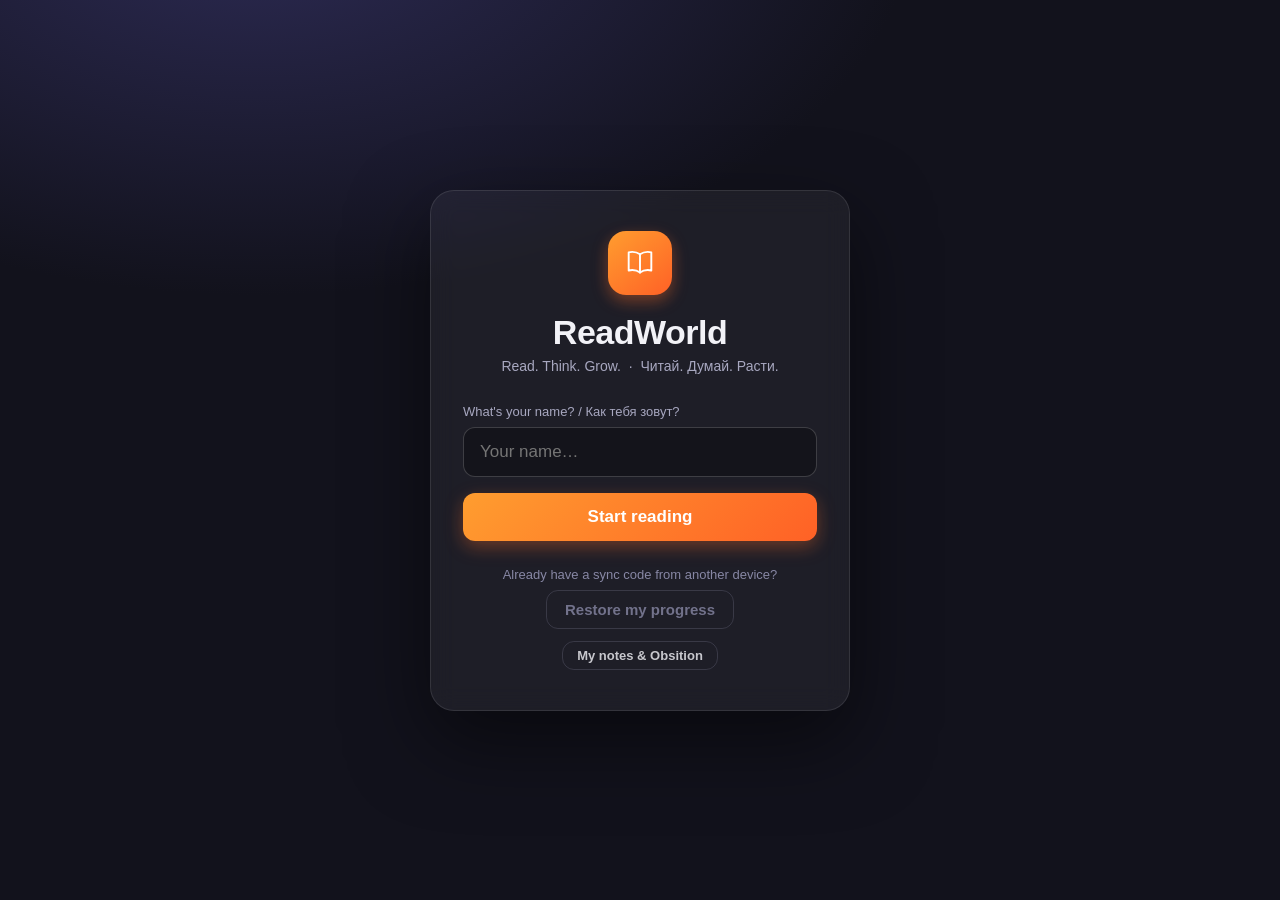
<file: docs/index.html>
<!DOCTYPE html>
<html lang="en">
<head>
<meta charset="UTF-8">
<meta name="viewport" content="width=device-width, initial-scale=1.0, viewport-fit=cover">
<meta name="theme-color" content="#14141f">
<title>ReadWorld — Read. Think. Grow.</title>
<meta name="description" content="A reading platform for young readers with built-in comprehension questions. English & Russian, Years 4–9.">

<!-- App icons -->
<link rel="icon" type="image/svg+xml" href="favicon.svg">
<link rel="icon" type="image/png" sizes="32x32" href="favicon-32.png">
<link rel="apple-touch-icon" href="apple-touch-icon.png">
<link rel="manifest" href="manifest.webmanifest">

<!-- Add to Home Screen (iOS + Android) -->
<meta name="apple-mobile-web-app-capable" content="yes">
<meta name="mobile-web-app-capable" content="yes">
<meta name="apple-mobile-web-app-status-bar-style" content="black-translucent">
<meta name="apple-mobile-web-app-title" content="ReadWorld">
<meta name="application-name" content="ReadWorld">

<!-- Share preview (Open Graph + Twitter) -->
<meta property="og:type" content="website">
<meta property="og:site_name" content="ReadWorld">
<meta property="og:title" content="ReadWorld — Read. Think. Grow.">
<meta property="og:description" content="A reading platform with comprehension questions. English & Russian, Years 4–9.">
<meta property="og:url" content="https://erdanthecoder.github.io/world/">
<meta property="og:image" content="https://erdanthecoder.github.io/world/og-image.png">
<meta property="og:image:width" content="1200">
<meta property="og:image:height" content="630">
<meta name="twitter:card" content="summary_large_image">
<meta name="twitter:title" content="ReadWorld — Read. Think. Grow.">
<meta name="twitter:description" content="A reading platform with comprehension questions. English & Russian, Years 4–9.">
<meta name="twitter:image" content="https://erdanthecoder.github.io/world/og-image.png">

<link rel="stylesheet" href="css/app.css?v=20260721c">
</head>
<body>

<!-- ===================== WELCOME / PROFILE ===================== -->
<div id="welcome-screen" class="screen hidden">
  <div class="welcome-card">
    <div class="brand-mark brand-mark-lg" aria-hidden="true">
      <svg viewBox="0 0 48 48" fill="none" stroke="currentColor" stroke-width="2.4" stroke-linecap="round" stroke-linejoin="round">
        <path d="M24 13c-2.7-1.9-6.2-3-9.7-3-1.8 0-3.4.2-4.6.6v22.9c1.2-.4 2.8-.6 4.6-.6 3.5 0 7 1.1 9.7 3"/>
        <path d="M24 13c2.7-1.9 6.2-3 9.7-3 1.8 0 3.4.2 4.6.6v22.9c-1.2-.4-2.8-.6-4.6-.6-3.5 0-7 1.1-9.7 3"/>
        <path d="M24 13v22.9"/>
      </svg>
    </div>
    <h1>ReadWorld</h1>
    <p class="welcome-tag">Read. Think. Grow. &nbsp;·&nbsp; Читай. Думай. Расти.</p>
    <label class="field-label" for="profile-name">What's your name? / Как тебя зовут?</label>
    <input id="profile-name" type="text" maxlength="24" placeholder="Your name…" autocomplete="off">
    <button id="btn-start" class="btn btn-primary btn-lg">Start reading</button>
    <div class="welcome-sync">
      <span>Already have a sync code from another device?</span>
      <button id="btn-restore" class="btn btn-ghost">Restore my progress</button>
    </div>
    <div class="welcome-notes">
      <button id="btn-welcome-notes" class="btn btn-ghost btn-sm">My notes &amp; Obsition</button>
    </div>
  </div>
</div>

<!-- ===================== LIBRARY ===================== -->
<div id="library-screen" class="screen hidden">
  <header class="lib-header">
    <div class="lib-header-inner">
      <div class="lib-brand">
        <span class="brand-mark" aria-hidden="true">
          <svg viewBox="0 0 48 48" fill="none" stroke="currentColor" stroke-width="2.6" stroke-linecap="round" stroke-linejoin="round">
            <path d="M24 13c-2.7-1.9-6.2-3-9.7-3-1.8 0-3.4.2-4.6.6v22.9c1.2-.4 2.8-.6 4.6-.6 3.5 0 7 1.1 9.7 3"/>
            <path d="M24 13c2.7-1.9 6.2-3 9.7-3 1.8 0 3.4.2 4.6.6v22.9c-1.2-.4-2.8-.6-4.6-.6-3.5 0-7 1.1-9.7 3"/>
            <path d="M24 13v22.9"/>
          </svg>
        </span>
        <div>
          <div class="lib-title">ReadWorld</div>
          <div class="lib-sub" id="lib-greeting">Hello!</div>
        </div>
      </div>
      <div class="lib-actions">
        <button id="btn-stats" class="icon-btn" title="My progress" aria-label="My progress">
          <svg viewBox="0 0 24 24" fill="none" stroke="currentColor" stroke-width="1.8" stroke-linecap="round" stroke-linejoin="round"><circle cx="12" cy="9" r="6"/><path d="M8.4 14.3 7 22l5-2.8L17 22l-1.4-7.7"/></svg>
        </button>
        <button id="btn-sync" class="icon-btn" title="Sync across devices" aria-label="Sync across devices">
          <svg viewBox="0 0 24 24" fill="none" stroke="currentColor" stroke-width="1.8" stroke-linecap="round" stroke-linejoin="round"><path d="M20 11a8 8 0 0 0-14.3-4.6L3 9"/><path d="M4 13a8 8 0 0 0 14.3 4.6L21 15"/><path d="M3 4v5h5"/><path d="M21 20v-5h-5"/></svg>
        </button>
        <button id="btn-profile" class="icon-btn" title="Profile" aria-label="Profile">
          <svg viewBox="0 0 24 24" fill="none" stroke="currentColor" stroke-width="1.8" stroke-linecap="round" stroke-linejoin="round"><circle cx="12" cy="8" r="4"/><path d="M5 21v-1a7 7 0 0 1 14 0v1"/></svg>
        </button>
      </div>
    </div>
    <div class="lib-search-row">
      <span class="search-ic" aria-hidden="true">
        <svg viewBox="0 0 24 24" fill="none" stroke="currentColor" stroke-width="1.8" stroke-linecap="round" stroke-linejoin="round"><circle cx="11" cy="11" r="7"/><path d="m21 21-4.3-4.3"/></svg>
      </span>
      <input id="lib-search" type="search" placeholder="Search books… / Поиск книг…">
    </div>
    <nav class="lib-filters" id="lib-filters">
      <button class="chip active" data-filter="all">All books</button>
      <button class="chip" data-filter="continue">Continue</button>
      <button class="chip" data-filter="en">English</button>
      <button class="chip" data-filter="ru">Русский</button>
      <button class="chip" data-filter="science">Science</button>
      <button class="chip" data-filter="maths">Maths</button>
      <button class="chip" data-filter="fiction">Stories</button>
    </nav>
    <nav class="lib-filters lib-years" id="lib-years">
      <button class="chip yr active" data-year="all">All years</button>
      <button class="chip yr" data-year="4">Year 4</button>
      <button class="chip yr" data-year="5">Year 5</button>
      <button class="chip yr" data-year="6">Year 6</button>
      <button class="chip yr" data-year="7">Year 7</button>
      <button class="chip yr" data-year="8">Year 8</button>
      <button class="chip yr" data-year="9">Year 9</button>
    </nav>
  </header>
  <main id="lib-shelves" class="lib-shelves"></main>
  <footer class="lib-footer">ReadWorld · A family reading project · Classic texts presented as adapted graded-reader editions</footer>
</div>

<!-- ===================== BOOK DETAILS ===================== -->
<div id="detail-screen" class="screen hidden">
  <div class="detail-wrap">
    <button class="btn btn-ghost detail-back" id="btn-detail-back">
      <svg viewBox="0 0 24 24" fill="none" stroke="currentColor" stroke-width="1.9" stroke-linecap="round" stroke-linejoin="round"><path d="M15 5l-7 7 7 7"/></svg>
      Library
    </button>
    <div class="detail-card" id="detail-card"></div>
  </div>
</div>

<!-- ===================== READER ===================== -->
<div id="reader-screen" class="screen hidden">
  <header class="reader-top" id="reader-top">
    <button class="icon-btn" id="btn-reader-back" title="Back to library" aria-label="Back to library">
      <svg viewBox="0 0 24 24" fill="none" stroke="currentColor" stroke-width="1.9" stroke-linecap="round" stroke-linejoin="round"><path d="M15 5l-7 7 7 7"/></svg>
    </button>
    <div class="reader-book-title" id="reader-book-title"></div>
    <div class="reader-top-actions">
      <button class="icon-btn" id="btn-notes" title="Notes & highlights" aria-label="Notes and highlights">
        <svg viewBox="0 0 24 24" fill="none" stroke="currentColor" stroke-width="1.8" stroke-linecap="round" stroke-linejoin="round"><path d="M12 20h9"/><path d="M16.5 3.5a2.1 2.1 0 0 1 3 3L7 19l-4 1 1-4Z"/></svg>
        <span class="note-count hidden" id="note-count">0</span>
      </button>
      <button class="icon-btn" id="btn-toc" title="Contents" aria-label="Contents">
        <svg viewBox="0 0 24 24" fill="none" stroke="currentColor" stroke-width="1.9" stroke-linecap="round" stroke-linejoin="round"><path d="M4 7h16M4 12h16M4 17h16"/></svg>
      </button>
      <button class="icon-btn" id="btn-settings" title="Display settings" aria-label="Display settings"><span class="aa-glyph">Aa</span></button>
    </div>
  </header>

  <div class="reader-stage" id="reader-stage">
    <div class="reader-viewport" id="reader-viewport">
      <div class="reader-content" id="reader-content"></div>
    </div>
    <div class="sel-toolbar hidden" id="sel-toolbar">
      <button data-sel="highlight"><svg viewBox="0 0 24 24" fill="none" stroke="currentColor" stroke-width="1.9" stroke-linecap="round" stroke-linejoin="round"><path d="M4 20h16"/><path d="m6 16 8-8 4 4-8 8H6Z"/><path d="m12 6 3-3 4 4-3 3"/></svg>Highlight</button>
      <button data-sel="note"><svg viewBox="0 0 24 24" fill="none" stroke="currentColor" stroke-width="1.9" stroke-linecap="round" stroke-linejoin="round"><path d="M12 20h9"/><path d="M16.5 3.5a2.1 2.1 0 0 1 3 3L7 19l-4 1 1-4Z"/></svg>Add note</button>
    </div>
  </div>

  <footer class="reader-bottom" id="reader-bottom">
    <div class="reader-progressbar"><div class="reader-progress-fill" id="reader-progress-fill"></div></div>
    <div class="reader-meta">
      <span id="reader-chapter-label"></span>
      <span id="reader-page-label"></span>
      <span id="reader-percent-label"></span>
    </div>
  </footer>

  <!-- TOC drawer -->
  <div class="drawer-backdrop hidden" id="toc-backdrop"></div>
  <aside class="toc-drawer hidden" id="toc-drawer">
    <div class="toc-head">Contents · Оглавление</div>
    <div id="toc-list"></div>
  </aside>

  <!-- Notes drawer -->
  <div class="drawer-backdrop hidden" id="notes-backdrop"></div>
  <aside class="notes-drawer hidden" id="notes-drawer">
    <div class="toc-head">Notes &amp; highlights
      <span class="nd-actions">
        <button class="obs-link obs-link-alt" id="btn-allnotes" title="All my notes">All notes</button>
        <button class="obs-link" id="btn-obsition" title="Also save notes into copilot">Obsition</button>
      </span>
    </div>
    <div class="book-note" id="book-note">
      <label class="bn-label" id="bn-label">My note on this book</label>
      <textarea id="bn-text" rows="5" placeholder="Write your thoughts about this book…"></textarea>
      <div class="bn-foot">
        <span class="bn-status" id="bn-status"></span>
        <button class="btn btn-primary btn-sm" id="bn-save">Save</button>
      </div>
    </div>
    <div class="bn-shared hidden" id="bn-shared"></div>
    <div class="notes-sub" id="notes-sub">Highlights</div>
    <div id="notes-list"></div>
  </aside>

  <!-- Display settings popover -->
  <div class="settings-pop hidden" id="settings-pop">
    <div class="set-row">
      <span class="set-label">Font size</span>
      <div class="set-controls">
        <button class="set-btn" data-act="font-">A−</button>
        <button class="set-btn" data-act="font+">A+</button>
      </div>
    </div>
    <div class="set-row">
      <span class="set-label">Line spacing</span>
      <div class="set-controls">
        <button class="set-btn" data-act="line-">−</button>
        <button class="set-btn" data-act="line+">+</button>
      </div>
    </div>
    <div class="set-row">
      <span class="set-label">Font</span>
      <div class="set-controls">
        <button class="set-btn" data-act="serif">Serif</button>
        <button class="set-btn" data-act="sans">Sans</button>
      </div>
    </div>
    <div class="set-row">
      <span class="set-label">Theme</span>
      <div class="set-controls">
        <button class="theme-dot theme-light" data-act="th-light" title="Light" aria-label="Light theme"></button>
        <button class="theme-dot theme-sepia" data-act="th-sepia" title="Sepia" aria-label="Sepia theme"></button>
        <button class="theme-dot theme-dark" data-act="th-dark" title="Dark" aria-label="Dark theme"></button>
      </div>
    </div>
  </div>
</div>

<!-- ===================== QUIZ ===================== -->
<div id="quiz-overlay" class="overlay hidden">
  <div class="quiz-card" id="quiz-card"></div>
</div>

<!-- ===================== GENERIC MODAL ===================== -->
<div id="modal-overlay" class="overlay hidden">
  <div class="modal-card" id="modal-card"></div>
</div>

<div id="toast" class="toast hidden"></div>

<script src="js/data/en_science.js?v=20260721c"></script>
<script src="js/data/en_maths.js?v=20260721c"></script>
<script src="js/data/en_fiction.js?v=20260721c"></script>
<script src="js/data/en_classics_full.js?v=20260721c"></script>
<script src="js/data/ru_fiction.js?v=20260721c"></script>
<script src="js/data/ru_classics_full.js?v=20260721c"></script>
<script src="js/data/ru_edu.js?v=20260721c"></script>
<script src="js/app.js?v=20260721c"></script>
</body>
</html>
</file>
<file: docs/css/app.css>
/* ============================================================
   ReadWorld — Kindle-style reading platform
   ============================================================ */
* { margin: 0; padding: 0; box-sizing: border-box; }
html, body { height: 100%; }
body {
  font-family: -apple-system, BlinkMacSystemFont, "Segoe UI", Roboto, "Helvetica Neue", Arial, sans-serif;
  background: #12121c;
  color: #1c1c28;
  -webkit-font-smoothing: antialiased;
  overflow-x: hidden;
}
button { font-family: inherit; cursor: pointer; }
input { font-family: inherit; }
.hidden { display: none !important; }

.screen { min-height: 100vh; }

/* ---------- Buttons ---------- */
.btn {
  border: none; border-radius: 12px; padding: 10px 18px;
  font-size: 15px; font-weight: 600; transition: transform .12s, box-shadow .12s, background .12s;
}
.btn:active { transform: scale(.97); }
.btn-primary {
  background: linear-gradient(135deg, #ff9d2f, #ff6126);
  color: #fff; box-shadow: 0 6px 18px rgba(255, 110, 40, .35);
}
.btn-primary:hover { box-shadow: 0 8px 24px rgba(255,110,40,.5); }
.btn-lg { padding: 14px 28px; font-size: 17px; width: 100%; }
.btn-ghost {
  background: transparent; color: inherit; opacity: .8;
  border: 1px solid rgba(128,128,150,.35);
}
.btn-ghost:hover { opacity: 1; background: rgba(128,128,150,.12); }
.btn-icon { display: inline-flex; align-items: center; gap: 8px; }
.btn-icon .ic-play { display: inline-flex; width: 15px; height: 15px; }
.btn-icon .ic-play svg { width: 100%; height: 100%; }
.btn .ic-play svg { display: block; }
.detail-back { display: inline-flex; align-items: center; gap: 6px; }
.detail-back svg { width: 17px; height: 17px; }
.icon-btn {
  background: rgba(255,255,255,.08); border: 1px solid rgba(255,255,255,.1);
  color: inherit; width: 40px; height: 40px; border-radius: 12px;
  display: inline-flex; align-items: center; justify-content: center;
  transition: background .12s, border-color .12s;
}
.icon-btn:hover { background: rgba(255,255,255,.16); }
.icon-btn svg { width: 20px; height: 20px; }
.icon-btn .aa-glyph { font-size: 16px; font-weight: 700; letter-spacing: .5px; }

/* Brand mark */
.brand-mark {
  width: 42px; height: 42px; flex: 0 0 auto; border-radius: 12px;
  display: inline-flex; align-items: center; justify-content: center;
  background: linear-gradient(140deg, #ff9d2f, #ff6126); color: #fff;
  box-shadow: 0 6px 16px rgba(255,110,40,.4);
}
.brand-mark svg { width: 26px; height: 26px; }
.brand-mark-lg { width: 64px; height: 64px; border-radius: 18px; margin: 0 auto 18px; }
.brand-mark-lg svg { width: 38px; height: 38px; }

/* ============================================================
   WELCOME
   ============================================================ */
#welcome-screen {
  display: flex; align-items: center; justify-content: center;
  background: radial-gradient(1200px 700px at 20% -10%, #2d2b55 0%, #12121c 55%), #12121c;
  padding: 24px;
}
.welcome-card {
  width: 100%; max-width: 420px; text-align: center;
  background: rgba(255,255,255,.05); border: 1px solid rgba(255,255,255,.1);
  border-radius: 24px; padding: 40px 32px; color: #f2f2f7;
  backdrop-filter: blur(12px);
  box-shadow: 0 30px 80px rgba(0,0,0,.5);
}
.welcome-card h1 { font-size: 34px; letter-spacing: -.5px; margin-bottom: 6px; }
.welcome-tag { color: #a8a8c0; font-size: 14px; margin-bottom: 30px; }
.field-label { display: block; text-align: left; font-size: 13px; color: #a8a8c0; margin-bottom: 8px; }
#profile-name {
  width: 100%; padding: 14px 16px; border-radius: 12px; font-size: 17px;
  border: 1px solid rgba(255,255,255,.18); background: rgba(0,0,0,.3); color: #fff;
  margin-bottom: 16px; outline: none;
}
#profile-name:focus { border-color: #ff9d2f; }
.welcome-sync { margin-top: 26px; font-size: 13px; color: #8888a5; display: flex; flex-direction: column; gap: 8px; align-items: center; }

/* ============================================================
   LIBRARY
   ============================================================ */
#library-screen {
  background:
    radial-gradient(1100px 520px at 80% -8%, rgba(255,122,47,.16), transparent 60%),
    radial-gradient(900px 500px at 8% -6%, rgba(90,80,200,.20), transparent 55%),
    linear-gradient(180deg, #1a1a2e 0%, #101019 520px);
  color: #f2f2f7; padding-bottom: 48px; min-height: 100vh;
}
.lib-header { padding: 18px 20px 6px; max-width: 1100px; margin: 0 auto; }
.lib-header-inner { display: flex; align-items: center; justify-content: space-between; margin-bottom: 16px; }
.lib-brand { display: flex; align-items: center; gap: 12px; }
.lib-title { font-size: 22px; font-weight: 800; letter-spacing: -.4px; }
.lib-sub { font-size: 13px; color: #a0a0bd; }
.lib-actions { display: flex; gap: 8px; }
.lib-search-row { position: relative; margin-bottom: 14px; }
.search-ic { position: absolute; left: 15px; top: 50%; transform: translateY(-50%); color: #8686a2; display: inline-flex; pointer-events: none; }
.search-ic svg { width: 18px; height: 18px; }
#lib-search {
  width: 100%; padding: 12px 18px 12px 42px; border-radius: 14px; font-size: 15px;
  border: 1px solid rgba(255,255,255,.12); background: rgba(255,255,255,.07); color: #fff; outline: none;
}
#lib-search:focus { border-color: rgba(255,140,70,.6); background: rgba(255,255,255,.1); }
#lib-search::placeholder { color: #8686a2; }
.lib-filters { display: flex; gap: 8px; overflow-x: auto; padding-bottom: 8px; scrollbar-width: none; }
.lib-filters::-webkit-scrollbar { display: none; }
.chip {
  flex: 0 0 auto; padding: 8px 15px; border-radius: 999px; font-size: 13.5px; font-weight: 600;
  background: rgba(255,255,255,.08); color: #c9c9dd; border: 1px solid rgba(255,255,255,.1);
  transition: all .12s;
}
.chip:hover { background: rgba(255,255,255,.14); }
.chip.active { background: #ff7a2f; color: #fff; border-color: #ff7a2f; }
.chip.yr { padding: 6px 12px; font-size: 12.5px; }

.lib-shelves { max-width: 1100px; margin: 0 auto; padding: 10px 20px; }
.shelf { margin-bottom: 36px; animation: shelfRise .5s cubic-bezier(.2,.7,.3,1) both; }
@keyframes shelfRise { from { opacity: 0; transform: translateY(16px); } to { opacity: 1; transform: none; } }
@media (prefers-reduced-motion: reduce) { .shelf { animation: none; } }
.shelf-title { font-size: 17px; font-weight: 700; margin-bottom: 15px; display: flex; align-items: center; gap: 9px; color: #ececf5; letter-spacing: -.2px; }
.shelf-accent { width: 4px; height: 17px; border-radius: 3px; background: linear-gradient(180deg,#ff9d2f,#ff6126); flex: 0 0 auto; }
.shelf-count { font-size: 12px; color: #8686a2; font-weight: 500; }
.shelf-grid {
  display: grid; grid-template-columns: repeat(auto-fill, minmax(150px, 1fr)); gap: 20px;
}
.book-card {
  background: transparent; border: none; text-align: left; color: inherit;
  display: flex; flex-direction: column; gap: 9px; padding: 0;
  transition: transform .18s cubic-bezier(.2,.7,.3,1);
}
.book-card:hover { transform: translateY(-6px); }
.book-cover {
  aspect-ratio: 2 / 3; border-radius: 4px 13px 13px 4px; position: relative; overflow: hidden;
  background: linear-gradient(155deg, var(--c1), var(--c2));
  box-shadow: 0 14px 30px rgba(0,0,0,.5), inset 3px 0 7px rgba(255,255,255,.16), inset -2px 0 8px rgba(0,0,0,.32);
  color: #fff; transition: box-shadow .18s;
}
.book-card:hover .book-cover { box-shadow: 0 22px 42px rgba(0,0,0,.6), 0 0 0 1px rgba(255,255,255,.08), inset 3px 0 7px rgba(255,255,255,.18), inset -2px 0 8px rgba(0,0,0,.32); }
/* photographic (real cover-art) covers */
.cover-photo { background: #12131a; }
.cover-photo-img { position: absolute; inset: 0; width: 100%; height: 100%; object-fit: cover; display: block; }
/* woven-cloth texture + top sheen give the covers depth */
.cover-texture {
  position: absolute; inset: 0; pointer-events: none; opacity: .5;
  background-image:
    repeating-linear-gradient(135deg, rgba(255,255,255,.05) 0 1px, transparent 1px 4px),
    repeating-linear-gradient(45deg, rgba(0,0,0,.05) 0 1px, transparent 1px 4px);
  mix-blend-mode: overlay;
}
.cover-sheen {
  position: absolute; inset: 0; pointer-events: none;
  background: radial-gradient(120% 60% at 15% 0%, rgba(255,255,255,.28), transparent 55%);
}
/* spine shadow line */
.cover-spine { position: absolute; left: 8px; top: 0; bottom: 0; width: 1px; background: rgba(0,0,0,.32); box-shadow: 1px 0 0 rgba(255,255,255,.08); z-index: 1; }
/* large faint watermark initial */
.cover-watermark {
  position: absolute; right: -6px; bottom: -22px; font-family: Georgia, "Times New Roman", serif;
  font-size: 130px; line-height: 1; font-weight: 700; color: rgba(255,255,255,.08);
  pointer-events: none; user-select: none;
}
.cover-body {
  position: absolute; inset: 0; padding: 16px 15px 14px 20px;
  display: flex; flex-direction: column;
}
.cover-kicker {
  font-size: 8.5px; font-weight: 700; letter-spacing: 1.3px; text-transform: uppercase;
  color: rgba(255,255,255,.82);
}
.cover-heading {
  margin-top: auto; margin-bottom: auto; display: flex; flex-direction: column; align-items: flex-start;
}
.cover-rule { width: 26px; height: 2px; background: rgba(255,255,255,.6); margin: 9px 0; }
.cover-title {
  font-family: Georgia, "Times New Roman", "Noto Serif", serif; font-weight: 700;
  font-size: 15px; line-height: 1.22; color: #fff; text-shadow: 0 1px 3px rgba(0,0,0,.3);
  letter-spacing: .1px; overflow-wrap: anywhere; hyphens: auto;
}
.cover-author { font-size: 10px; letter-spacing: .3px; color: rgba(255,255,255,.85); margin-top: 6px; text-transform: uppercase; }
.cover-imprint {
  font-size: 8px; font-weight: 700; letter-spacing: 2px; text-transform: uppercase;
  color: rgba(255,255,255,.55); text-align: left;
}

/* ---- cover style: BOLD (giant title, big watermark) ---- */
.cover-body.bold { justify-content: space-between; }
.cover-watermark.big { top: -34px; right: -12px; bottom: auto; font-size: 190px; color: rgba(255,255,255,.1); }
.cover-boldwrap { margin-top: auto; }
.cs-bold .cover-title { font-size: 19px; line-height: 1.1; letter-spacing: -.3px; }
.cs-bold .cover-author { margin-top: 8px; }

/* ---- cover style: BAND (Penguin-like centre label) ---- */
.cs-band .cover-band { position: absolute; inset: 0; display: flex; flex-direction: column; }
.cover-band-top { flex: 1; display: flex; align-items: flex-start; padding: 14px 16px; }
.cover-band-bot { flex: 1; display: flex; align-items: flex-end; padding: 14px 16px; }
.cover-band-mid {
  background: #f3ecdd; color: #2a2620; padding: 14px 16px;
  box-shadow: 0 8px 18px rgba(0,0,0,.28), 0 -1px 0 rgba(0,0,0,.15);
}
.cover-band-mid .cover-title { color: #2a2620; text-shadow: none; }
.cover-band-mid .cover-author { color: #7a6f5c; }

/* ---- cover style: FRAMED (inner hairline frame, centred) ---- */
.cover-frame { position: absolute; inset: 11px; border: 1.5px solid rgba(255,255,255,.5); border-radius: 4px; pointer-events: none; z-index: 2; }
.cover-body.framed { text-align: center; align-items: center; justify-content: center; padding: 26px 16px; }
.cover-body.framed .cover-kicker { position: absolute; top: 22px; left: 0; right: 0; }
.cover-body.framed .cover-imprint { position: absolute; bottom: 22px; left: 0; right: 0; text-align: center; }
.cover-body.framed .cover-heading { align-items: center; margin: 0; }
.cover-orn { width: 6px; height: 6px; border: 1.4px solid rgba(255,255,255,.75); transform: rotate(45deg); margin: 9px auto; display: block; }

.book-meta-line { display: flex; align-items: center; justify-content: space-between; gap: 6px; }
.book-name { font-size: 13px; font-weight: 600; color: #e8e8f2; line-height: 1.3; }
.book-progress-txt { font-size: 11.5px; color: #9a9ab5; display: flex; align-items: center; gap: 7px; flex-wrap: wrap; }
.len-chip { font-size: 10px; font-weight: 700; letter-spacing: .3px; padding: 2px 7px; border-radius: 999px; text-transform: uppercase; }
.len-quick { background: rgba(70,150,255,.16); color: #7db0ff; }
.len-short { background: rgba(60,190,120,.16); color: #5fd694; }
.len-long { background: rgba(255,120,60,.18); color: #ff9d5a; }
.tag-len { background: rgba(255,120,60,.16) !important; color: #ff9d5a !important; }
.shelf-sub { font-size: 12px; font-weight: 500; color: #7f7f9a; font-style: italic; }
.dch-count { font-size: 12px; font-weight: 600; color: #8686a2; margin-left: 4px; }
.book-bar { height: 4px; border-radius: 4px; background: rgba(255,255,255,.12); overflow: hidden; }
.book-bar-fill { height: 100%; border-radius: 4px; background: linear-gradient(90deg,#ff9d2f,#ff6126); }
.lib-empty { text-align: center; color: #8686a2; padding: 60px 20px; font-size: 15px; }
.lib-footer { text-align: center; color: #6a6a85; font-size: 12px; padding: 20px; max-width: 1100px; margin: 0 auto; }

/* ---------- Home hero + stats ---------- */
.home-head { margin-bottom: 30px; animation: shelfRise .5s cubic-bezier(.2,.7,.3,1) both; }
.home-hero {
  position: relative; display: flex; gap: 26px; align-items: center;
  padding: 24px; border-radius: 24px; margin-bottom: 18px; overflow: hidden;
  background: linear-gradient(120deg, rgba(255,255,255,.09), rgba(255,255,255,.03));
  border: 1px solid rgba(255,255,255,.12);
  box-shadow: 0 24px 60px rgba(0,0,0,.4);
}
.home-hero::before {
  content: ""; position: absolute; right: -80px; top: -80px; width: 320px; height: 320px;
  background: radial-gradient(circle, rgba(255,122,47,.35), transparent 66%); pointer-events: none;
}
.hero-cover { width: 128px; flex: 0 0 auto; position: relative; z-index: 1; }
.hero-cover .book-cover { width: 128px; box-shadow: 0 18px 40px rgba(0,0,0,.55); }
.hero-body { flex: 1; min-width: 0; position: relative; z-index: 1; }
.hero-eyebrow { font-size: 11.5px; font-weight: 800; letter-spacing: 2px; text-transform: uppercase; color: #ff9d5a; margin-bottom: 8px; }
.hero-title { font-family: Georgia, "Times New Roman", serif; font-size: 26px; line-height: 1.15; letter-spacing: -.4px; margin-bottom: 4px; text-wrap: balance; }
.hero-author { font-size: 13.5px; color: #b3b3cc; margin-bottom: 16px; }
.hero-progress { margin-bottom: 16px; max-width: 420px; }
.hero-bar { height: 6px; border-radius: 6px; background: rgba(255,255,255,.14); overflow: hidden; margin-bottom: 7px; }
.hero-bar-fill { height: 100%; border-radius: 6px; background: linear-gradient(90deg,#ff9d2f,#ff6126); box-shadow: 0 0 14px rgba(255,110,40,.6); }
.hero-meta { font-size: 12.5px; color: #9a9ab5; font-variant-numeric: tabular-nums; }
.hero-resume { box-shadow: 0 10px 26px rgba(255,110,40,.45); }

.stats-row { display: grid; grid-template-columns: repeat(4, 1fr); gap: 12px; }
.stat-pill {
  display: flex; align-items: center; gap: 12px; padding: 14px 16px; border-radius: 16px;
  background: rgba(255,255,255,.05); border: 1px solid rgba(255,255,255,.09);
}
.stat-ic { width: 38px; height: 38px; border-radius: 11px; flex: 0 0 auto; display: inline-flex; align-items: center; justify-content: center; }
.stat-ic svg { width: 20px; height: 20px; }
.sp-streak .stat-ic { background: rgba(255,120,60,.18); color: #ff8a44; }
.sp-level .stat-ic { background: rgba(150,110,255,.18); color: #b090ff; }
.sp-books .stat-ic { background: rgba(60,190,120,.16); color: #57d98e; }
.sp-acc .stat-ic { background: rgba(70,150,255,.16); color: #66a5ff; }
.stat-txt { display: flex; flex-direction: column; line-height: 1.15; min-width: 0; }
.stat-val { font-size: 20px; font-weight: 800; letter-spacing: -.4px; font-variant-numeric: tabular-nums; }
.stat-lbl { font-size: 11.5px; color: #9a9ab5; margin-top: 1px; white-space: nowrap; }

/* ============================================================
   DETAIL
   ============================================================ */
#detail-screen { background: linear-gradient(180deg,#1a1a2e,#12121c 400px); color: #f2f2f7; }
.detail-wrap { max-width: 760px; margin: 0 auto; padding: 20px; }
.detail-back { margin-bottom: 16px; color: #c9c9dd; }
.detail-card {
  background: rgba(255,255,255,.05); border: 1px solid rgba(255,255,255,.1);
  border-radius: 22px; padding: 30px; display: flex; gap: 28px; flex-wrap: wrap;
}
.detail-cover { width: 170px; flex: 0 0 auto; }
.detail-cover .book-cover { width: 170px; }
.detail-info { flex: 1; min-width: 240px; }
.detail-info h2 { font-size: 26px; letter-spacing: -.4px; margin-bottom: 4px; font-family: Georgia, serif; }
.detail-author { color: #a0a0bd; font-size: 14px; margin-bottom: 14px; }
.detail-tags { display: flex; gap: 8px; flex-wrap: wrap; margin-bottom: 16px; }
.tag { font-size: 12px; font-weight: 600; padding: 4px 10px; border-radius: 999px; background: rgba(255,255,255,.1); color: #d8d8e8; }
.detail-desc { font-size: 14.5px; line-height: 1.65; color: #c5c5da; margin-bottom: 22px; }
.detail-actions { display: flex; gap: 12px; flex-wrap: wrap; }
.detail-chapters { width: 100%; margin-top: 26px; border-top: 1px solid rgba(255,255,255,.1); padding-top: 18px; }
.detail-chapters h3 { font-size: 15px; margin-bottom: 12px; color: #ececf5; }
.dchap {
  display: flex; align-items: center; gap: 12px;
  padding: 11px 14px; border-radius: 12px; background: rgba(255,255,255,.05);
  margin-bottom: 8px; font-size: 14px; width: 100%; border: 1px solid transparent; color: #e2e2ef; text-align: left;
  transition: border-color .15s ease, background .15s ease, transform .15s ease;
}
.dchap:hover { border-color: rgba(255,255,255,.22); background: rgba(255,255,255,.08); transform: translateX(2px); }
.dchap .dchap-num {
  flex: 0 0 auto; width: 28px; height: 28px; border-radius: 8px;
  display: flex; align-items: center; justify-content: center;
  font-size: 12.5px; font-weight: 700; font-variant-numeric: tabular-nums;
  color: #cfd0e6; background: rgba(255,255,255,.06); border: 1px solid rgba(255,255,255,.09);
}
.dchap .dchap-title { flex: 1 1 auto; min-width: 0; overflow: hidden; text-overflow: ellipsis; white-space: nowrap; }
.dchap .dchap-state { font-size: 11.5px; color: #9a9ab5; flex: 0 0 auto; padding: 3px 9px; border-radius: 999px; background: rgba(255,255,255,.05); }
.dchap .dchap-state.has-q { color: #ffb877; background: rgba(255,150,60,.12); }
.dchap .dchap-state.has-w { color: #8fb8ff; background: rgba(90,150,255,.13); }
.dchap .dchap-state.done { color: #57d98e; background: rgba(70,210,130,.14); }

/* ---- book note + Obsition sync (notes drawer) ---- */
.toc-head { display: flex; align-items: center; justify-content: space-between; gap: 8px; }
.obs-link {
  font-size: 11.5px; font-weight: 700; letter-spacing: .02em; cursor: pointer;
  color: #b79cff; background: rgba(140,110,255,.14); border: 1px solid rgba(140,110,255,.28);
  border-radius: 999px; padding: 3px 10px;
}
.obs-link:hover { background: rgba(140,110,255,.24); }
.book-note { padding: 12px 14px 4px; }
.bn-label { display: block; font-size: 12px; font-weight: 700; color: var(--faint); margin-bottom: 6px; letter-spacing: .02em; }
#bn-text {
  width: 100%; box-sizing: border-box; resize: vertical; min-height: 96px;
  background: rgba(128,128,128,.10); border: 1px solid rgba(128,128,128,.30);
  border-radius: 10px; color: var(--ink); padding: 10px 12px; font-size: 14px; line-height: 1.5;
  font-family: inherit;
}
#bn-text::placeholder { color: var(--faint); }
#bn-text:focus { outline: none; border-color: var(--accent); }
.bn-foot { display: flex; align-items: center; justify-content: space-between; gap: 10px; margin: 8px 0 4px; min-height: 26px; }
.bn-status { font-size: 11.5px; color: var(--faint); }
.bn-status.ok { color: #1c9c53; } .bn-status.err { color: #d6413b; } .bn-status.wait { color: #b8860b; }
#reader-screen.th-dark .bn-status.ok { color: #57d98e; } #reader-screen.th-dark .bn-status.err { color: #ff8f8f; } #reader-screen.th-dark .bn-status.wait { color: #ffd27a; }
.btn-sm { padding: 6px 14px; font-size: 13px; }
.notes-sub { padding: 6px 14px 2px; font-size: 12px; font-weight: 700; color: var(--faint); letter-spacing: .03em; text-transform: uppercase; }
.bn-shared { margin: 2px 14px 10px; padding: 10px 12px; background: rgba(140,110,255,.12); border-left: 3px solid #b79cff; border-radius: 8px; }
.bn-shared-head { font-size: 11px; color: var(--faint); margin-bottom: 5px; text-transform: uppercase; letter-spacing: .03em; }
.bn-shared p { font-size: 13.5px; line-height: 1.5; color: var(--ink); white-space: pre-wrap; margin: 0; }
/* Obsition settings modal (lives inside the light modal card) */
.obs-help { font-size: 13px; color: #55555f; line-height: 1.55; margin: 0 0 14px; }
.obs-field { display: block; margin-bottom: 12px; }
.obs-field span { display: block; font-size: 12px; color: #6a6a78; margin-bottom: 5px; }
.obs-field input {
  width: 100%; box-sizing: border-box; background: #fff; color: #1a1a22;
  border: 1.5px solid #d8d8e2; border-radius: 10px;
  padding: 10px 12px; font-size: 15px; font-family: inherit; margin: 0;
}
.obs-field input:focus { outline: none; border-color: #ff7a2f; }
.obs-field input::placeholder { color: #a6a6b2; }
.obs-tokenlink { display: inline-block; font-size: 12.5px; color: #7b41d6; margin: 2px 0 4px; text-decoration: none; font-weight: 600; }
.obs-tokenlink:hover { text-decoration: underline; }
.obs-result { font-size: 12.5px; margin-top: 10px; min-height: 16px; }
.obs-result.ok { color: #1c9c53; } .obs-result.err { color: #d6413b; } .obs-result.wait { color: #b8860b; }
/* welcome-screen notes/connect row */
.welcome-notes { display: flex; gap: 8px; justify-content: center; margin-top: 12px; flex-wrap: wrap; }
.nd-actions { display: inline-flex; gap: 6px; }
.obs-link-alt { color: var(--accent, #b79cff); background: rgba(128,128,128,.12); border-color: rgba(128,128,128,.28); }
/* consolidated ReadWorld Notes view (inside the light modal) */
.an-synced { font-size: 12.5px; color: #1c9c53; margin: -4px 0 12px; }
.allnotes { max-height: 56vh; overflow-y: auto; margin-bottom: 14px; text-align: left; }
.an-book { padding: 12px 0; border-top: 1px solid #ececf2; }
.an-book:first-child { border-top: none; }
.an-title { font-weight: 700; font-size: 15px; color: #1a1a22; }
.an-title span { font-weight: 400; color: #8a8a95; }
.an-note { font-size: 14px; line-height: 1.55; color: #33333e; margin: 6px 0 4px; white-space: pre-wrap; }
.an-hls { margin: 6px 0 0; padding-left: 18px; }
.an-hls li { font-size: 13px; line-height: 1.5; color: #55555f; margin-bottom: 4px; }
.an-hls li em { color: #7b41d6; font-style: normal; }
.an-shared { background: rgba(140,110,255,.08); border-left: 3px solid #b79cff; padding: 6px 10px; border-radius: 6px; }
.an-tag { display: inline-block; font-size: 10.5px; font-weight: 700; letter-spacing: .04em; text-transform: uppercase; color: #7b41d6; background: rgba(140,110,255,.16); border-radius: 999px; padding: 1px 7px; margin-right: 7px; vertical-align: 1px; }

/* ============================================================
   READER  (theme-driven)
   ============================================================ */
#reader-screen {
  display: flex; flex-direction: column; height: 100vh; height: 100dvh;
  --paper: #fbf8f1; --ink: #2a2620; --faint: #8d8578; --accent: #b06e2c;
  background: var(--paper); color: var(--ink);
  transition: background .25s, color .25s;
}
#reader-screen.th-light { --paper: #ffffff; --ink: #222226; --faint: #8a8a95; --accent: #cc5c1e; }
#reader-screen.th-sepia { --paper: #f6ecd9; --ink: #453a26; --faint: #978a6f; --accent: #a35f1c; }
#reader-screen.th-dark  { --paper: #16161e; --ink: #cfcfd9; --faint: #6f6f82; --accent: #e08c3c; }

.reader-top {
  display: flex; align-items: center; gap: 12px; padding: 10px 14px;
  border-bottom: 1px solid color-mix(in srgb, var(--ink) 10%, transparent);
  flex: 0 0 auto; position: relative; z-index: 30; background: var(--paper);
}
.reader-top .icon-btn { background: color-mix(in srgb, var(--ink) 7%, transparent); border-color: color-mix(in srgb, var(--ink) 10%, transparent); color: var(--ink); }
.reader-book-title {
  flex: 1; text-align: center; font-size: 13.5px; font-weight: 600; color: var(--faint);
  white-space: nowrap; overflow: hidden; text-overflow: ellipsis;
}
.reader-top-actions { display: flex; gap: 8px; }

.reader-stage { flex: 1; position: relative; overflow: hidden; }
.reader-viewport { position: absolute; inset: 0; padding: 26px 8vw 20px; overflow: hidden; }
.reader-content {
  height: 100%;
  transition: transform .28s cubic-bezier(.25,.7,.3,1);
  font-family: Georgia, "Times New Roman", "Noto Serif", serif;
  font-size: 19px; line-height: 1.75;
}
.reader-content.sans { font-family: -apple-system, "Segoe UI", Roboto, Arial, sans-serif; }
.reader-content h2.chap-heading {
  font-size: 1.55em; line-height: 1.3; margin: 0 0 .4em; letter-spacing: -.3px;
}
.reader-content .chap-book { font-size: .72em; text-transform: uppercase; letter-spacing: 2px; color: var(--accent); font-weight: 700; margin-bottom: 1.4em; font-family: inherit; }
.reader-content p { margin: 0 0 1em; text-align: justify; hyphens: auto; -webkit-hyphens: auto; }
.reader-content p:first-of-type { text-indent: 0; }
.chap-end {
  margin-top: 2em; text-align: center; break-inside: avoid;
}
.chap-end .fleuron { display: flex; align-items: center; justify-content: center; gap: 10px; margin-bottom: 22px; }
.chap-end .fleuron span { width: 34px; height: 1px; background: color-mix(in srgb, var(--ink) 22%, transparent); }
.chap-end .fleuron .dot { width: 5px; height: 5px; background: none; border: 1px solid var(--accent); transform: rotate(45deg); }
.btn-chap-quiz {
  background: var(--accent); color: #fff; border: none; padding: 13px 28px;
  border-radius: 12px; font-size: 15.5px; font-weight: 700; box-shadow: 0 6px 16px color-mix(in srgb, var(--accent) 40%, transparent);
  transition: transform .12s, box-shadow .12s;
}
.btn-chap-quiz:hover { transform: translateY(-1px); box-shadow: 0 9px 22px color-mix(in srgb, var(--accent) 45%, transparent); }
.chap-end .quiz-done-note { font-size: 14px; color: var(--faint); margin-top: 12px; }
.chap-end .quiz-done-note a { color: var(--accent); text-decoration: none; font-weight: 600; }
.chap-end .quiz-done-note a:hover { text-decoration: underline; }

/* highlights */
.reader-content mark.hl {
  background: color-mix(in srgb, var(--accent) 30%, transparent);
  color: inherit; border-radius: 3px; padding: 0 1px; cursor: pointer;
  box-decoration-break: clone; -webkit-box-decoration-break: clone;
}
.reader-content mark.hl.has-note { border-bottom: 2px solid var(--accent); }

/* selection toolbar */
.sel-toolbar {
  position: absolute; z-index: 25; display: flex; gap: 2px; padding: 4px;
  background: #26262e; border: 1px solid rgba(255,255,255,.12); border-radius: 12px;
  box-shadow: 0 10px 28px rgba(0,0,0,.45);
}
.sel-toolbar button {
  display: inline-flex; align-items: center; gap: 6px; background: none; border: none;
  color: #f2f2f7; font-size: 13.5px; font-weight: 600; padding: 8px 12px; border-radius: 9px;
}
.sel-toolbar button:hover { background: rgba(255,255,255,.12); }
.sel-toolbar svg { width: 16px; height: 16px; }

/* notes count badge */
#btn-notes { position: relative; }
.note-count {
  position: absolute; top: -5px; right: -5px; min-width: 17px; height: 17px; padding: 0 4px;
  border-radius: 999px; background: #ff6126; color: #fff; font-size: 10.5px; font-weight: 800;
  display: inline-flex; align-items: center; justify-content: center; line-height: 1;
}

.reader-bottom { flex: 0 0 auto; padding: 0 8vw 12px; background: var(--paper); position: relative; z-index: 30; }
.reader-progressbar { height: 3px; border-radius: 3px; background: color-mix(in srgb, var(--ink) 10%, transparent); margin-bottom: 8px; overflow: hidden; }
.reader-progress-fill { height: 100%; background: var(--accent); border-radius: 3px; transition: width .3s; }
.reader-meta { display: flex; justify-content: space-between; font-size: 12px; color: var(--faint); }

/* TOC drawer */
.drawer-backdrop { position: fixed; inset: 0; background: rgba(0,0,0,.45); z-index: 40; }
.toc-drawer {
  position: fixed; top: 0; left: 0; bottom: 0; width: min(340px, 85vw); z-index: 41;
  background: var(--paper); color: var(--ink); box-shadow: 8px 0 30px rgba(0,0,0,.3);
  padding: 20px; overflow-y: auto; animation: slidein .22s ease;
}
@keyframes slidein { from { transform: translateX(-100%); } to { transform: translateX(0); } }
.toc-head { font-weight: 800; font-size: 16px; margin-bottom: 14px; }
.toc-item {
  display: flex; justify-content: space-between; align-items: center; gap: 8px; width: 100%;
  background: none; border: none; color: var(--ink); text-align: left;
  padding: 12px 10px; border-radius: 10px; font-size: 14.5px;
}
.toc-item:hover { background: color-mix(in srgb, var(--ink) 7%, transparent); }
.toc-item.current { background: color-mix(in srgb, var(--accent) 14%, transparent); font-weight: 700; }
.toc-state { font-size: 12px; color: var(--faint); flex: 0 0 auto; }
.toc-state.done { color: #2fa568; }

/* Notes drawer (right side) */
.notes-drawer {
  position: fixed; top: 0; right: 0; bottom: 0; width: min(360px, 88vw); z-index: 41;
  background: var(--paper); color: var(--ink); box-shadow: -8px 0 30px rgba(0,0,0,.3);
  padding: 20px; overflow-y: auto; animation: slideinR .22s ease;
}
@keyframes slideinR { from { transform: translateX(100%); } to { transform: translateX(0); } }
.notes-empty { color: var(--faint); font-size: 14px; line-height: 1.6; padding: 16px 4px; }
.note-item {
  position: relative; padding: 12px 34px 12px 12px; border-radius: 12px; margin-bottom: 10px;
  background: color-mix(in srgb, var(--ink) 5%, transparent); border: 1px solid color-mix(in srgb, var(--ink) 8%, transparent);
  cursor: pointer; transition: border-color .12s;
}
.note-item:hover { border-color: color-mix(in srgb, var(--accent) 45%, transparent); }
.note-item-ch { font-size: 11px; font-weight: 700; text-transform: uppercase; letter-spacing: .8px; color: var(--accent); margin-bottom: 6px; }
.note-item-note { font-size: 13.5px; line-height: 1.5; color: var(--ink); margin-top: 8px; }
.note-item-del {
  position: absolute; top: 8px; right: 8px; width: 26px; height: 26px; border-radius: 8px;
  background: none; border: none; color: var(--faint); display: inline-flex; align-items: center; justify-content: center;
}
.note-item-del:hover { background: color-mix(in srgb, var(--ink) 10%, transparent); color: #e0524d; }
.note-item-del svg { width: 15px; height: 15px; }
.note-quote {
  font-family: Georgia, serif; font-style: italic; font-size: 14.5px; line-height: 1.5;
  border-left: 3px solid var(--accent, #ff7a2f); padding: 2px 0 2px 12px; margin: 0; color: inherit;
}
.note-quote.sm { font-size: 13.5px; }
.notes-drawer .note-quote { color: var(--ink); }

/* Settings popover */
.settings-pop {
  position: absolute; top: 58px; right: 14px; z-index: 45; width: 270px;
  background: var(--paper); color: var(--ink); border-radius: 16px; padding: 16px;
  border: 1px solid color-mix(in srgb, var(--ink) 12%, transparent);
  box-shadow: 0 16px 40px rgba(0,0,0,.3);
}
.set-row { display: flex; align-items: center; justify-content: space-between; margin-bottom: 12px; }
.set-row:last-child { margin-bottom: 0; }
.set-label { font-size: 13.5px; font-weight: 600; color: var(--faint); }
.set-controls { display: flex; gap: 8px; }
.set-btn {
  background: color-mix(in srgb, var(--ink) 7%, transparent); color: var(--ink);
  border: 1px solid color-mix(in srgb, var(--ink) 12%, transparent);
  border-radius: 10px; padding: 7px 12px; font-size: 13.5px; font-weight: 700;
}
.theme-dot { width: 32px; height: 32px; border-radius: 50%; border: 2px solid color-mix(in srgb, var(--ink) 25%, transparent); }
.theme-light { background: #fff; } .theme-sepia { background: #f6ecd9; } .theme-dark { background: #16161e; }

/* ============================================================
   QUIZ
   ============================================================ */
.overlay {
  position: fixed; inset: 0; z-index: 100; background: rgba(10,10,18,.55);
  backdrop-filter: blur(6px);
  display: flex; align-items: center; justify-content: center; padding: 18px;
  animation: fadein .2s ease;
}
@keyframes fadein { from { opacity: 0; } to { opacity: 1; } }
.quiz-card, .modal-card {
  width: 100%; max-width: 520px; max-height: 88vh; overflow-y: auto;
  background: #fff; color: #24242e; border-radius: 22px; padding: 28px;
  box-shadow: 0 30px 80px rgba(0,0,0,.5); animation: popin .25s cubic-bezier(.3,1.4,.6,1);
}
@keyframes popin { from { transform: scale(.92); opacity: 0; } to { transform: scale(1); opacity: 1; } }
.quiz-eyebrow { font-size: 12px; text-transform: uppercase; letter-spacing: 2px; color: #ff7a2f; font-weight: 800; margin-bottom: 6px; }
.quiz-title { font-size: 21px; font-weight: 800; letter-spacing: -.3px; margin-bottom: 4px; }
.quiz-progress { font-size: 13px; color: #8a8a99; margin-bottom: 18px; }
.quiz-q { font-size: 17.5px; font-weight: 700; line-height: 1.45; margin-bottom: 18px; }
.quiz-opt {
  display: block; width: 100%; text-align: left; padding: 13px 16px; margin-bottom: 10px;
  border-radius: 14px; border: 2px solid #e6e6ee; background: #f7f7fb; color: #24242e;
  font-size: 15px; font-weight: 500; line-height: 1.4; transition: all .12s;
}
.quiz-opt:hover:not(:disabled) { border-color: #ffb37a; background: #fff7f0; }
.quiz-opt:disabled { cursor: default; }
.quiz-opt.correct { border-color: #2fa568; background: #e9f9f0; font-weight: 700; }
.quiz-opt.wrong { border-color: #e0524d; background: #fdeeee; }
.quiz-explain {
  border-left: 4px solid #9aa0ad; background: #f4f5f8; color: #4a4a58;
  padding: 12px 14px; border-radius: 0 12px 12px 0; font-size: 14px; line-height: 1.55; margin: 6px 0 16px;
}
.quiz-explain.ok { border-left-color: #2fa568; background: #edf9f2; color: #22664a; }
.quiz-explain.no { border-left-color: #e0524d; background: #fdf0ef; color: #7a3230; }
.quiz-actions { display: flex; gap: 10px; justify-content: flex-end; margin-top: 6px; flex-wrap: wrap; }
.quiz-result { text-align: center; padding: 10px 0; }
.quiz-result h3 { font-size: 23px; margin-bottom: 6px; }
.quiz-result p { color: #6d6d7e; font-size: 14.5px; margin-bottom: 20px; line-height: 1.5; }

/* score ring */
.score-ring {
  position: relative; width: 96px; height: 96px; border-radius: 50%; margin: 0 auto 14px;
  display: flex; align-items: center; justify-content: center;
  background: conic-gradient(var(--ring, #ff7a2f) var(--pct, 100%), #ececf2 0);
}
.score-ring::before {
  content: ""; position: absolute; width: 78px; height: 78px; border-radius: 50%; background: #fff;
}
.score-ring .score-frac { position: relative; font-size: 27px; font-weight: 800; color: #26262f; }
.score-ring .score-frac small { font-size: 14px; font-weight: 600; color: #9a9aa8; }
.score-ring.tier-gold { --ring: #f2a516; }
.score-ring.tier-good { --ring: #2fa568; }
.score-ring.tier-ok   { --ring: #ff7a2f; }
.score-ring.tier-low  { --ring: #c9ccd6; }

/* star row (SVG) */
.quiz-stars { display: flex; gap: 6px; justify-content: center; margin-bottom: 14px; }
.quiz-stars .star { width: 30px; height: 30px; }
.quiz-stars .star.on { fill: #f2a516; }
.quiz-stars .star.off { fill: #e4e5ea; }

.finish-badge {
  width: 72px; height: 72px; border-radius: 50%; margin: 0 auto 14px;
  display: flex; align-items: center; justify-content: center;
  background: linear-gradient(140deg,#ff9d2f,#ff6126); color: #fff;
}
.finish-badge svg { width: 38px; height: 38px; }

/* writing task */
.writing-prompt { font-size: 16px; font-weight: 600; line-height: 1.5; margin-bottom: 14px; color: #2a2a34; }
.quiz-card textarea {
  width: 100%; padding: 12px 14px; border-radius: 12px; border: 1.5px solid #d8d8e2;
  font-size: 15px; line-height: 1.55; resize: vertical; min-height: 120px; outline: none; font-family: inherit; color: #24242e;
}
.quiz-card textarea:focus { border-color: #ff7a2f; }
.writing-meta { display: flex; justify-content: space-between; align-items: center; font-size: 12.5px; color: #8a8a99; margin: 8px 2px 8px; gap: 10px; }
.writing-hint { font-style: italic; }
.writing-checking { font-size: 14px; color: #6d6d7e; padding: 12px 2px; }
.writing-result { text-align: center; padding-top: 4px; }
.writing-fb { font-size: 15px; line-height: 1.55; color: #33333e; margin: 6px 0 12px; }
.wf-line { text-align: left; font-size: 14px; line-height: 1.5; background: #f6f6fa; border-radius: 10px; padding: 10px 12px; margin-bottom: 8px; color: #44444f; }
.wf-good { border-left: 3px solid #2fa568; }
.wf-improve { border-left: 3px solid #ff9d2f; }

/* modal shared */
.modal-card h3 { font-size: 20px; margin-bottom: 10px; }
.modal-card p { font-size: 14.5px; line-height: 1.6; color: #55555f; margin-bottom: 14px; }
.modal-card input {
  width: 100%; padding: 12px 14px; border-radius: 12px; border: 1.5px solid #d8d8e2;
  font-size: 16px; margin-bottom: 14px; outline: none;
}
.modal-card input:focus { border-color: #ff7a2f; }
.modal-card textarea {
  width: 100%; padding: 12px 14px; border-radius: 12px; border: 1.5px solid #d8d8e2;
  font-size: 15px; line-height: 1.5; margin-bottom: 14px; outline: none; resize: vertical; min-height: 90px;
}
.modal-card textarea:focus { border-color: #ff7a2f; }
.modal-card .note-quote { color: #4a4a58; margin-bottom: 14px; }
.modal-card .note-body { font-size: 15px; line-height: 1.6; color: #33333e; margin-bottom: 16px; }
.modal-card .note-empty { font-size: 14px; color: #9a9aa8; margin-bottom: 16px; }
.modal-actions { display: flex; gap: 10px; justify-content: flex-end; flex-wrap: wrap; align-items: center; }
.sync-code-display {
  font-size: 30px; font-weight: 800; letter-spacing: 6px; text-align: center;
  background: #f4f4f9; border: 2px dashed #c9c9d8; border-radius: 14px; padding: 16px; margin-bottom: 14px;
  font-family: ui-monospace, Menlo, monospace; color: #2b2b38;
}
.stat-grid { display: grid; grid-template-columns: 1fr 1fr; gap: 12px; margin-bottom: 16px; }
.stat-box { background: #f6f6fa; border-radius: 14px; padding: 14px; text-align: center; }
.stat-box .v { font-size: 26px; font-weight: 800; color: #ff7a2f; }
.stat-box .l { font-size: 12px; color: #77778a; margin-top: 2px; }

.toast {
  position: fixed; bottom: 26px; left: 50%; transform: translateX(-50%);
  background: #24242e; color: #fff; padding: 12px 20px; border-radius: 999px;
  font-size: 14px; font-weight: 600; z-index: 200; box-shadow: 0 10px 30px rgba(0,0,0,.4);
  animation: toastin .25s ease;
}
@keyframes toastin { from { opacity: 0; transform: translate(-50%, 12px); } to { opacity: 1; transform: translate(-50%, 0); } }

/* ---------- Responsive ---------- */
@media (max-width: 640px) {
  .shelf-grid { grid-template-columns: repeat(auto-fill, minmax(118px, 1fr)); gap: 14px; }
  .reader-viewport { padding: 20px 6vw 14px; }
  .reader-content { font-size: 17px; }
  .detail-card { padding: 22px; }
  .quiz-card, .modal-card { padding: 22px; }
  .home-hero { flex-direction: column; align-items: flex-start; gap: 18px; padding: 18px; }
  .hero-cover, .hero-cover .book-cover { width: 108px; }
  .hero-title { font-size: 22px; }
  .hero-resume { width: 100%; justify-content: center; }
  .stats-row { grid-template-columns: 1fr 1fr; }
  .stat-val { font-size: 18px; }
}
@media (min-width: 900px) {
  .reader-viewport { padding: 40px 12vw 24px; max-width: 1100px; margin: 0 auto; position: absolute; left: 0; right: 0; }
}
</file>
